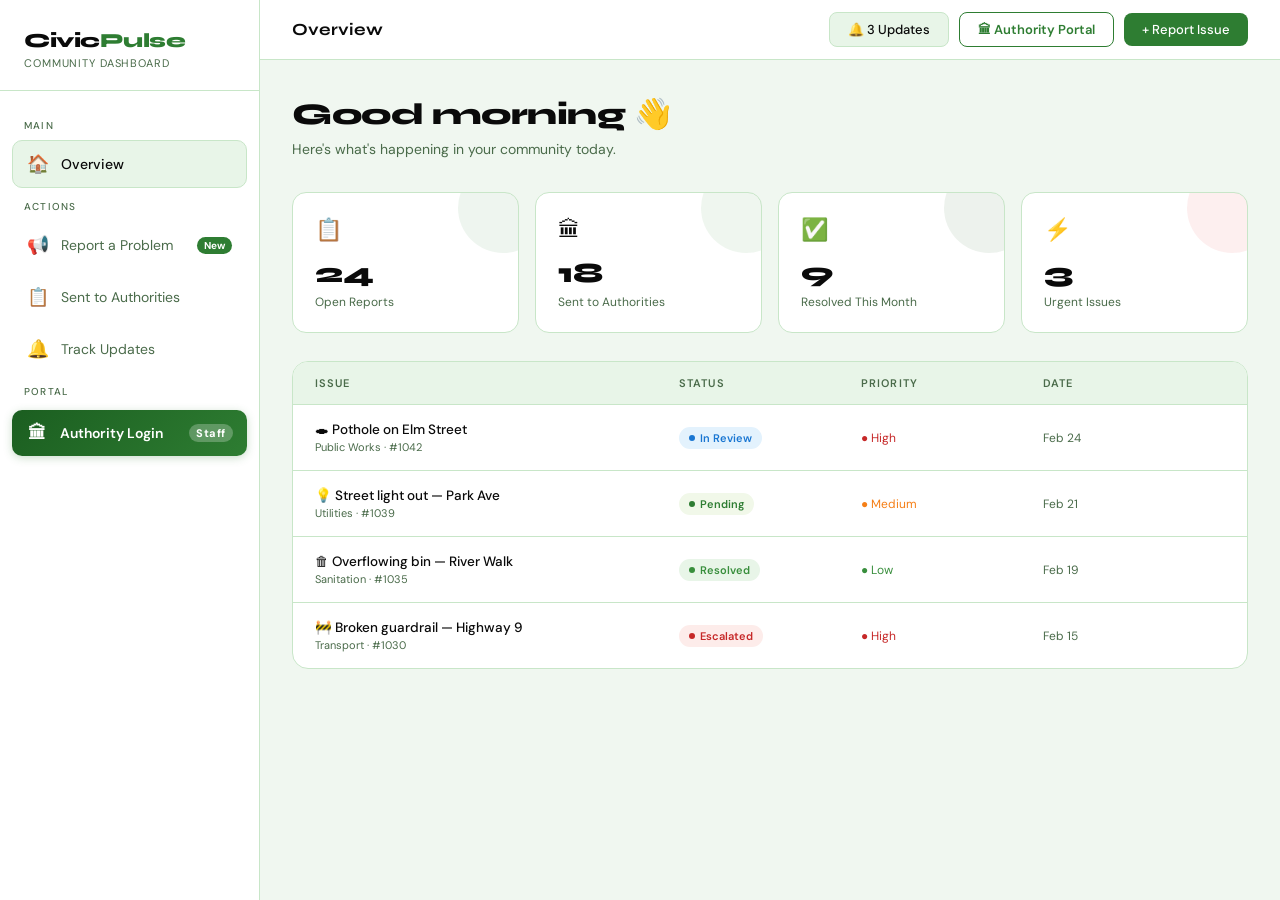
<file: frontend/index.html>
<!DOCTYPE html>
<html lang="en">
<head>
<meta charset="UTF-8">
<meta name="viewport" content="width=device-width, initial-scale=1.0">
<title>CivicPulse — Community Dashboard</title>
<link href="https://fonts.googleapis.com/css2?family=Syne:wght@400;600;700;800&family=DM+Sans:ital,wght@0,300;0,400;0,500;1,400&display=swap" rel="stylesheet">
<style>
  :root {
    --bg:        #f0f7f0;
    --surface:   #ffffff;
    --surface2:  #e8f5e8;
    --border:    #c8e6c8;
    --accent:    #2e7d32;
    --accent2:   #388e3c;
    --accent3:   #1b5e20;
    --text:      #0a0a0a;
    --muted:     #4a6b4a;
    --sidebar-w: 260px;
  }

  * { margin:0; padding:0; box-sizing:border-box; }

  body {
    font-family: 'DM Sans', sans-serif;
    background: var(--bg);
    color: var(--text);
    display: flex;
    min-height: 100vh;
    overflow-x: hidden;
  }

  /* ─── SIDEBAR ─────────────────────────────────────────────── */
  .sidebar {
    width: var(--sidebar-w);
    background: var(--surface);
    border-right: 1px solid var(--border);
    display: flex;
    flex-direction: column;
    position: fixed;
    top:0; left:0; bottom:0;
    z-index: 100;
  }

  .logo {
    padding: 28px 24px 20px;
    border-bottom: 1px solid var(--border);
  }
  .logo-mark {
    font-family: 'Syne', sans-serif;
    font-weight: 800; font-size: 20px;
    letter-spacing: -0.5px; color: var(--text);
  }
  .logo-mark span { color: var(--accent); }
  .logo-sub {
    font-size: 11px; color: var(--muted);
    margin-top: 3px; letter-spacing: 0.08em;
    text-transform: uppercase;
  }

  nav {
    flex: 1;
    padding: 20px 12px;
    display: flex; flex-direction: column; gap: 4px;
    overflow-y: auto;
  }

  .nav-label {
    font-size: 10px; letter-spacing: 0.12em;
    text-transform: uppercase; color: var(--muted);
    padding: 8px 12px 4px; font-weight: 500;
  }

  .nav-item {
    display: flex; align-items: center; gap: 12px;
    padding: 11px 14px; border-radius: 10px;
    cursor: pointer; color: var(--muted);
    font-size: 14px; font-weight: 400;
    transition: all 0.18s ease;
    border: 1px solid transparent;
    text-decoration: none;
  }
  .nav-item:hover { background: var(--surface2); color: var(--text); }
  .nav-item.active {
    background: var(--surface2); color: var(--text);
    border-color: var(--border); font-weight: 500;
  }
  .nav-icon { font-size: 18px; width: 22px; text-align: center; flex-shrink: 0; }
  .nav-badge {
    margin-left: auto;
    background: var(--accent); color: #fff;
    font-size: 10px; font-weight: 700;
    padding: 2px 7px; border-radius: 20px;
  }

  /* ── Authority Login nav button ── */
  .nav-item.authority-btn {
    background: linear-gradient(135deg, #1b5e20, #2e7d32);
    color: #fff !important;
    border: none;
    margin-top: 4px;
    font-weight: 600;
    box-shadow: 0 2px 8px rgba(46,125,50,0.25);
    position: relative;
    overflow: hidden;
  }
  .nav-item.authority-btn::before {
    content: '';
    position: absolute;
    inset: 0;
    background: linear-gradient(135deg, #2e7d32, #388e3c);
    opacity: 0;
    transition: opacity 0.2s;
  }
  .nav-item.authority-btn:hover::before { opacity: 1; }
  .nav-item.authority-btn > * { position: relative; z-index: 1; }
  .nav-item.authority-btn .nav-badge {
    background: rgba(255,255,255,0.25);
    color: #fff;
    font-size: 11px;
    letter-spacing: 0.05em;
  }



  /* ─── MAIN ─────────────────────────────────────────────────── */
  .main { margin-left: var(--sidebar-w); flex: 1; display: flex; flex-direction: column; }

  .topbar {
    background: var(--surface);
    border-bottom: 1px solid var(--border);
    padding: 0 32px; height: 60px;
    display: flex; align-items: center; justify-content: space-between;
    position: sticky; top: 0; z-index: 50;
  }
  .page-title { font-family: 'Syne', sans-serif; font-weight: 700; font-size: 17px; }
  .topbar-actions { display: flex; align-items: center; gap: 10px; }

  .btn {
    padding: 8px 18px; border-radius: 8px;
    font-size: 13px; font-weight: 500;
    cursor: pointer; border: none;
    font-family: 'DM Sans', sans-serif;
    transition: all 0.15s;
  }
  .btn-primary { background: var(--accent); color: #fff; }
  .btn-primary:hover { background: var(--accent3); }
  .btn-ghost {
    background: var(--surface2); color: var(--text);
    border: 1px solid var(--border);
  }
  .btn-ghost:hover { background: #d0e8d0; }

  /* Authority topbar button */
  .btn-authority {
    background: #fff;
    color: var(--accent);
    border: 1.5px solid var(--accent);
    display: flex; align-items: center; gap: 6px;
    font-weight: 600;
  }
  .btn-authority:hover { background: var(--surface2); }

  /* ─── PAGES ─────────────────────────────────────────────────── */
  .page { display: none; padding: 36px 32px; animation: fadeIn 0.22s ease; }
  .page.active { display: block; }
  @keyframes fadeIn {
    from { opacity:0; transform:translateY(8px); }
    to   { opacity:1; transform:translateY(0); }
  }

  .page-header   { margin-bottom: 32px; }
  .page-headline {
    font-family: 'Syne', sans-serif;
    font-size: 30px; font-weight: 800;
    letter-spacing: -0.5px; color: var(--text); margin-bottom: 6px;
  }
  .page-desc { color: var(--muted); font-size: 14px; line-height: 1.6; }

  /* ─── STAT CARDS ────────────────────────────────────────────── */
  .stat-row {
    display: grid;
    grid-template-columns: repeat(auto-fit, minmax(180px,1fr));
    gap: 16px; margin-bottom: 28px;
  }
  .stat-card {
    background: var(--surface);
    border: 1px solid var(--border);
    border-radius: 14px; padding: 22px;
    position: relative; overflow: hidden;
    transition: border-color 0.2s, transform 0.2s;
  }
  .stat-card:hover { border-color: var(--accent); transform: translateY(-2px); }
  .stat-card::before {
    content: ''; position: absolute;
    top: -30px; right: -30px;
    width: 90px; height: 90px;
    border-radius: 50%; opacity: 0.08;
  }
  .stat-card.yellow::before { background: var(--accent); }
  .stat-card.blue::before   { background: var(--accent2); }
  .stat-card.green::before  { background: var(--accent3); }
  .stat-card.red::before    { background: #e53935; }
  .stat-icon  { font-size: 22px; margin-bottom: 12px; }
  .stat-val   { font-family: 'Syne', sans-serif; font-size: 28px; font-weight: 800; margin-bottom: 4px; }
  .stat-label { font-size: 12px; color: var(--muted); }

  /* ─── TABLE ─────────────────────────────────────────────────── */
  .table-card { background: var(--surface); border: 1px solid var(--border); border-radius: 16px; overflow: hidden; }
  .table-header {
    display: grid; grid-template-columns: 2fr 1fr 1fr 1fr;
    padding: 14px 22px; background: var(--surface2);
    font-size: 11px; font-weight: 600;
    text-transform: uppercase; letter-spacing: 0.1em;
    color: var(--muted); border-bottom: 1px solid var(--border);
  }
  .table-row {
    display: grid; grid-template-columns: 2fr 1fr 1fr 1fr;
    padding: 16px 22px; border-bottom: 1px solid var(--border);
    font-size: 13.5px; align-items: center;
    transition: background 0.12s; cursor: pointer;
  }
  .table-row:last-child { border-bottom: none; }
  .table-row:hover { background: var(--surface2); }
  .issue-title { font-weight: 500; color: var(--text); }
  .issue-sub   { font-size: 11px; color: var(--muted); margin-top: 2px; }

  .badge {
    display: inline-flex; align-items: center; gap: 5px;
    padding: 4px 10px; border-radius: 20px;
    font-size: 11px; font-weight: 600;
  }
  .badge::before { content: ''; width: 6px; height: 6px; border-radius: 50%; }
  .badge.pending   { background: #f1f8e9; color: #2e7d32; }
  .badge.pending::before   { background: #2e7d32; }
  .badge.review    { background: #e3f2fd; color: #1976d2; }
  .badge.review::before    { background: #1976d2; }
  .badge.resolved  { background: #e8f5e8; color: #388e3c; }
  .badge.resolved::before  { background: #388e3c; }
  .badge.escalated { background: #fdecea; color: #c62828; }
  .badge.escalated::before { background: #c62828; }

  .priority     { font-size: 12px; }
  .priority.high   { color: #c62828; }
  .priority.medium { color: #f57f17; }
  .priority.low    { color: #388e3c; }

  /* ─── FORM ──────────────────────────────────────────────────── */
  .form-card {
    background: var(--surface);
    border: 1px solid var(--border);
    border-radius: 16px; padding: 30px; max-width: 640px;
  }
  .form-group { margin-bottom: 20px; }
  label {
    display: block; font-size: 13px; font-weight: 500;
    color: var(--muted); margin-bottom: 7px; letter-spacing: 0.03em;
  }
  input, textarea, select {
    width: 100%; background: var(--bg);
    border: 1px solid var(--border); border-radius: 9px;
    padding: 11px 14px; color: var(--text);
    font-family: 'DM Sans', sans-serif; font-size: 14px;
    outline: none; transition: border-color 0.15s;
  }
  input:focus, textarea:focus, select:focus { border-color: var(--accent); }
  select option { background: var(--surface); }
  textarea { resize: vertical; min-height: 100px; }

  .category-grid { display: grid; grid-template-columns: repeat(3,1fr); gap: 10px; }
  .cat-btn {
    background: var(--bg); border: 1px solid var(--border);
    border-radius: 9px; padding: 12px 8px; text-align: center;
    cursor: pointer; color: var(--muted); font-size: 13px;
    transition: all 0.15s; font-family: 'DM Sans', sans-serif;
    -webkit-appearance: none; appearance: none;
  }
  .cat-btn:hover, .cat-btn.selected {
    border-color: var(--accent); border-width: 2px;
    color: var(--accent3) !important;
    background: #c8e6c9 !important;
    box-shadow: 0 0 0 3px rgba(46,125,50,0.12);
  }
  .cat-emoji { font-size: 20px; display: block; margin-bottom: 4px; }

  /* ─── UPDATES ───────────────────────────────────────────────── */
  .updates-grid { display: grid; grid-template-columns: 1fr 1fr; gap: 20px; }
  .update-card {
    background: var(--surface); border: 1px solid var(--border);
    border-radius: 14px; padding: 22px; transition: border-color 0.2s;
  }
  .update-card:hover { border-color: var(--accent); }
  .update-card-header { display: flex; align-items: center; gap: 12px; margin-bottom: 14px; }
  .update-icon {
    width: 40px; height: 40px; border-radius: 10px;
    display: flex; align-items: center; justify-content: center;
    font-size: 18px; flex-shrink: 0;
  }
  .icon-yellow { background: #f1f8e9; }
  .icon-blue   { background: #e3f2fd; }
  .icon-green  { background: #e8f5e8; }
  .update-name { font-weight: 600; font-size: 14px; color: var(--text); }
  .update-date { font-size: 11px; color: var(--muted); }
  .progress-bar { background: var(--border); border-radius: 4px; height: 6px; overflow: hidden; margin: 12px 0 6px; }
  .progress-fill { height: 100%; border-radius: 4px; transition: width 0.5s ease; }
  .fill-yellow { background: var(--accent); }
  .fill-blue   { background: var(--accent2); }
  .fill-green  { background: var(--accent3); }
  .progress-label { display: flex; justify-content: space-between; font-size: 11px; color: var(--muted); }
  .timeline { margin-top: 16px; display: flex; flex-direction: column; gap: 12px; }
  .tl-item  { display: flex; gap: 10px; font-size: 12.5px; }
  .tl-dot   { width: 8px; height: 8px; border-radius: 50%; flex-shrink: 0; margin-top: 4px; }
  .tl-dot.done   { background: var(--accent3); }
  .tl-dot.active { background: var(--accent); }
  .tl-dot.idle   { background: var(--border); }
  .tl-text       { color: var(--muted); line-height: 1.4; }
  .tl-text strong { color: var(--text); }

  /* ─── AUTHORITY MODAL ───────────────────────────────────────── */
  .modal-overlay {
    position: fixed; inset: 0;
    background: rgba(0,0,0,0.35);
    backdrop-filter: blur(4px);
    z-index: 200;
    display: none; align-items: center; justify-content: center;
    animation: fadeIn 0.2s ease;
  }
  .modal-overlay.open { display: flex; }

  .modal {
    background: var(--surface);
    border: 1px solid var(--border);
    border-radius: 20px;
    padding: 40px 36px;
    width: 100%; max-width: 400px;
    box-shadow: 0 20px 60px rgba(0,0,0,0.15);
    position: relative;
    animation: slideUp 0.25s ease;
  }
  @keyframes slideUp {
    from { opacity:0; transform:translateY(20px); }
    to   { opacity:1; transform:translateY(0); }
  }

  .modal-close {
    position: absolute; top: 16px; right: 16px;
    width: 32px; height: 32px; border-radius: 50%;
    background: var(--surface2); border: 1px solid var(--border);
    cursor: pointer; display: flex; align-items: center; justify-content: center;
    font-size: 16px; color: var(--muted); transition: all 0.15s;
  }
  .modal-close:hover { background: var(--border); color: var(--text); }

  .modal-logo { font-family: 'Syne', sans-serif; font-weight: 800; font-size: 18px; color: var(--text); margin-bottom: 4px; }
  .modal-logo span { color: var(--accent); }
  .modal-sub  { font-size: 11px; color: var(--muted); letter-spacing: 0.08em; text-transform: uppercase; margin-bottom: 24px; }
  .modal h2   { font-family: 'Syne', sans-serif; font-size: 22px; font-weight: 800; margin-bottom: 6px; }
  .modal p    { font-size: 13px; color: var(--muted); margin-bottom: 24px; line-height: 1.5; }

  .modal label { color: var(--muted); font-size: 12px; margin-bottom: 6px; }
  .modal input {
    background: var(--bg); border: 1px solid var(--border);
    border-radius: 9px; padding: 11px 14px; font-size: 14px;
    margin-bottom: 14px; width: 100%;
  }
  .modal input:focus { border-color: var(--accent); }

  .modal-btn {
    width: 100%; background: var(--accent); color: #fff;
    border: none; border-radius: 10px; padding: 13px;
    font-size: 14px; font-weight: 600; cursor: pointer;
    font-family: 'DM Sans', sans-serif; transition: background 0.15s;
    margin-top: 2px;
  }
  .modal-btn:hover { background: var(--accent3); }
  .modal-btn:disabled { background: var(--muted); cursor: not-allowed; }

  .modal-error {
    display: none; background: #fdecea;
    border: 1px solid #e57373; color: #c62828;
    padding: 10px 14px; border-radius: 9px;
    font-size: 13px; margin-bottom: 14px;
  }

  .modal-creds {
    background: var(--surface2); border: 1px solid var(--border);
    border-radius: 9px; padding: 12px 14px; margin-top: 18px;
    font-size: 12px; color: var(--accent3); line-height: 2;
  }
  .modal-creds strong { display: block; margin-bottom: 2px; color: var(--text); }

  .modal-divider {
    display: flex; align-items: center; gap: 10px;
    margin: 18px 0 14px; font-size: 11px; color: var(--muted);
  }
  .modal-divider::before, .modal-divider::after {
    content: ''; flex: 1; height: 1px; background: var(--border);
  }

  /* ─── RESPONSIVE ────────────────────────────────────────────── */
  @media (max-width: 768px) {
    .sidebar { transform: translateX(-100%); }
    .main { margin-left: 0; }
    .updates-grid { grid-template-columns: 1fr; }
    .category-grid { grid-template-columns: repeat(2,1fr); }
    .table-header, .table-row { grid-template-columns: 2fr 1fr; }
    .table-header > *:nth-child(n+3),
    .table-row > *:nth-child(n+3) { display: none; }
  }
</style>
</head>
<body>

<!-- ═══ SIDEBAR ════════════════════════════════════════════════ -->
<aside class="sidebar">
  <div class="logo">
    <div class="logo-mark">Civic<span>Pulse</span></div>
    <div class="logo-sub">Community Dashboard</div>
  </div>

  <nav>
    <div class="nav-label">Main</div>
    <a class="nav-item active" onclick="showPage('overview', this)">
      <span class="nav-icon">🏠</span> Overview
    </a>

    <div class="nav-label">Actions</div>
    <a class="nav-item" onclick="showPage('report', this)">
      <span class="nav-icon">📢</span> Report a Problem
      <span class="nav-badge">New</span>
    </a>
    <a class="nav-item" onclick="showPage('authorities', this)">
      <span class="nav-icon">📋</span> Sent to Authorities
    </a>
    <a class="nav-item" onclick="showPage('updates', this)">
      <span class="nav-icon">🔔</span> Track Updates
    </a>

    <div class="nav-label">Portal</div>
    <a class="nav-item authority-btn" onclick="openAuthorityModal()">
      <span class="nav-icon">🏛</span> Authority Login
      <span class="nav-badge">Staff</span>
    </a>
  </nav>


</aside>

<!-- ═══ MAIN CONTENT ═══════════════════════════════════════════ -->
<main class="main">
  <div class="topbar">
    <div class="page-title" id="topbar-title">Overview</div>
    <div class="topbar-actions">
      <button class="btn btn-ghost" onclick="showPage('updates', document.querySelector('[onclick*=updates]'))">🔔 3 Updates</button>
      <button class="btn btn-authority" onclick="openAuthorityModal()">
        🏛 Authority Portal
      </button>
      <button class="btn btn-primary" onclick="showPage('report', document.querySelector('[onclick*=report]'))">+ Report Issue</button>
    </div>
  </div>

  <!-- ── OVERVIEW ─────────────────────────────────────────────── -->
  <div class="page active" id="page-overview">
    <div class="page-header">
      <div class="page-headline">Good morning 👋</div>
      <div class="page-desc">Here's what's happening in your community today.</div>
    </div>

    <div class="stat-row">
      <div class="stat-card yellow">
        <div class="stat-icon">📋</div>
        <div class="stat-val" id="open-count">24</div>
        <div class="stat-label">Open Reports</div>
      </div>
      <div class="stat-card blue">
        <div class="stat-icon">🏛</div>
        <div class="stat-val">18</div>
        <div class="stat-label">Sent to Authorities</div>
      </div>
      <div class="stat-card green">
        <div class="stat-icon">✅</div>
        <div class="stat-val">9</div>
        <div class="stat-label">Resolved This Month</div>
      </div>
      <div class="stat-card red">
        <div class="stat-icon">⚡</div>
        <div class="stat-val">3</div>
        <div class="stat-label">Urgent Issues</div>
      </div>
    </div>

    <div class="table-card" id="overview-table">
      <div class="table-header">
        <div>Issue</div><div>Status</div><div>Priority</div><div>Date</div>
      </div>
      <div class="table-row">
        <div>
          <div class="issue-title">🕳 Pothole on Elm Street</div>
          <div class="issue-sub">Public Works · #1042</div>
        </div>
        <div><span class="badge review">In Review</span></div>
        <div><span class="priority high">● High</span></div>
        <div style="font-size:12px;color:var(--muted)">Feb 24</div>
      </div>
      <div class="table-row">
        <div>
          <div class="issue-title">💡 Street light out — Park Ave</div>
          <div class="issue-sub">Utilities · #1039</div>
        </div>
        <div><span class="badge pending">Pending</span></div>
        <div><span class="priority medium">● Medium</span></div>
        <div style="font-size:12px;color:var(--muted)">Feb 21</div>
      </div>
      <div class="table-row">
        <div>
          <div class="issue-title">🗑 Overflowing bin — River Walk</div>
          <div class="issue-sub">Sanitation · #1035</div>
        </div>
        <div><span class="badge resolved">Resolved</span></div>
        <div><span class="priority low">● Low</span></div>
        <div style="font-size:12px;color:var(--muted)">Feb 19</div>
      </div>
      <div class="table-row">
        <div>
          <div class="issue-title">🚧 Broken guardrail — Highway 9</div>
          <div class="issue-sub">Transport · #1030</div>
        </div>
        <div><span class="badge escalated">Escalated</span></div>
        <div><span class="priority high">● High</span></div>
        <div style="font-size:12px;color:var(--muted)">Feb 15</div>
      </div>
    </div>
  </div>

  <!-- ── REPORT A PROBLEM ──────────────────────────────────────── -->
  <div class="page" id="page-report">
    <div class="page-header">
      <div class="page-headline">📢 Report a Problem</div>
      <div class="page-desc">Submit a local issue and it will be automatically routed to the right authority.</div>
    </div>
    <div class="form-card">
      <div style="display:grid;grid-template-columns:1fr 1fr;gap:16px;margin-bottom:20px;">
        <div class="form-group" style="margin-bottom:0">
          <label>Your Name <span style="color:#c62828">*</span></label>
          <input type="text" id="reporter-name" placeholder="Full name…">
        </div>
        <div class="form-group" style="margin-bottom:0">
          <label>Email / Phone <span style="color:#c62828">*</span></label>
          <input type="text" id="reporter-contact" placeholder="For status updates…">
        </div>
      </div>

      <div class="form-group">
        <label>Category</label>
        <div class="category-grid">
          <button class="cat-btn selected" onclick="selectCat(this)" data-cat="🕳" data-label="Roads"><span class="cat-emoji">🕳</span>Roads</button>
          <button class="cat-btn" onclick="selectCat(this)" data-cat="💡" data-label="Lighting"><span class="cat-emoji">💡</span>Lighting</button>
          <button class="cat-btn" onclick="selectCat(this)" data-cat="🌳" data-label="Parks"><span class="cat-emoji">🌳</span>Parks</button>
          <button class="cat-btn" onclick="selectCat(this)" data-cat="🗑" data-label="Sanitation"><span class="cat-emoji">🗑</span>Sanitation</button>
          <button class="cat-btn" onclick="selectCat(this)" data-cat="🚰" data-label="Water"><span class="cat-emoji">🚰</span>Water</button>
          <button class="cat-btn" onclick="selectCat(this)" data-cat="⚠️" data-label="Safety"><span class="cat-emoji">⚠️</span>Safety</button>
        </div>
      </div>

      <div class="form-group">
        <label>Title <span style="color:#c62828">*</span></label>
        <input type="text" id="report-title" placeholder="Brief description of the problem…">
      </div>
      <div class="form-group">
        <label>Location <span style="color:#c62828">*</span></label>
        <input type="text" id="report-location" placeholder="Street address or landmark…">
      </div>
      <div class="form-group">
        <label>Details</label>
        <textarea id="report-details" placeholder="Describe the issue in more detail. When did it start? Any safety risks?"></textarea>
      </div>
      <div class="form-group">
        <label>Priority</label>
        <select id="report-priority">
          <option value="Low">Low — General maintenance</option>
          <option value="Medium" selected>Medium — Needs attention soon</option>
          <option value="High">High — Safety risk</option>
          <option value="Urgent">Urgent — Immediate danger</option>
        </select>
      </div>

      <div id="report-error" style="display:none;background:#fdecea;border:1px solid #c62828;color:#c62828;padding:10px 14px;border-radius:9px;font-size:13px;margin-bottom:14px;">
        ⚠️ Please fill in all required fields (Name, Contact, Title, Location).
      </div>
      <button class="btn btn-primary" id="submit-btn" style="width:100%;padding:13px;font-size:14px;" onclick="submitReport()">
        Submit Report →
      </button>
    </div>
  </div>

  <!-- ── SENT TO AUTHORITIES ───────────────────────────────────── -->
  <div class="page" id="page-authorities">
    <div class="page-header">
      <div class="page-headline">🏛 Sent to Authorities</div>
      <div class="page-desc">Reports have been automatically dispatched to the relevant government departments.</div>
    </div>
    <div class="stat-row">
      <div class="stat-card blue"><div class="stat-icon">🏛</div><div class="stat-val">18</div><div class="stat-label">Total Dispatched</div></div>
      <div class="stat-card yellow"><div class="stat-icon">⏱</div><div class="stat-val">2.4d</div><div class="stat-label">Avg. Response Time</div></div>
      <div class="stat-card green"><div class="stat-icon">📬</div><div class="stat-val">12</div><div class="stat-label">Acknowledged</div></div>
    </div>
    <div class="table-card">
      <div class="table-header"><div>Issue</div><div>Dept. Notified</div><div>Priority</div><div>Dispatched</div></div>
      <div class="table-row">
        <div><div class="issue-title">🕳 Pothole on Elm Street</div><div class="issue-sub">#1042 · Acknowledged</div></div>
        <div style="font-size:13px;color:var(--text)">Public Works</div>
        <div><span class="priority high">● High</span></div>
        <div style="font-size:12px;color:var(--muted)">Feb 24</div>
      </div>
      <div class="table-row">
        <div><div class="issue-title">🚧 Broken guardrail — Hwy 9</div><div class="issue-sub">#1030 · Escalated</div></div>
        <div style="font-size:13px;color:var(--text)">Transport Dept.</div>
        <div><span class="priority high">● High</span></div>
        <div style="font-size:12px;color:var(--muted)">Feb 15</div>
      </div>
      <div class="table-row">
        <div><div class="issue-title">💡 Street light — Park Ave</div><div class="issue-sub">#1039 · Pending Response</div></div>
        <div style="font-size:13px;color:var(--text)">Utilities Board</div>
        <div><span class="priority medium">● Medium</span></div>
        <div style="font-size:12px;color:var(--muted)">Feb 21</div>
      </div>
      <div class="table-row">
        <div><div class="issue-title">🌳 Fallen tree — Cedar Lane</div><div class="issue-sub">#1028 · Work Scheduled</div></div>
        <div style="font-size:13px;color:var(--text)">Parks & Rec.</div>
        <div><span class="priority medium">● Medium</span></div>
        <div style="font-size:12px;color:var(--muted)">Feb 12</div>
      </div>
    </div>
  </div>

  <!-- ── TRACK UPDATES ─────────────────────────────────────────── -->
  <div class="page" id="page-updates">
    <div class="page-header">
      <div class="page-headline">🔔 Track Updates</div>
      <div class="page-desc">Transparent, real-time progress on every issue you've reported.</div>
    </div>
    <div class="updates-grid" id="updates-grid">
      <div class="update-card">
        <div class="update-card-header">
          <div class="update-icon icon-yellow">🕳</div>
          <div><div class="update-name">Pothole on Elm Street</div><div class="update-date">Reported Feb 24 · #1042</div></div>
        </div>
        <div class="progress-bar"><div class="progress-fill fill-yellow" style="width:55%"></div></div>
        <div class="progress-label"><span>In Review</span><span>55%</span></div>
        <div class="timeline">
          <div class="tl-item"><div class="tl-dot done"></div><div class="tl-text"><strong>Submitted</strong> — Feb 24, 9:12 AM</div></div>
          <div class="tl-item"><div class="tl-dot done"></div><div class="tl-text"><strong>Sent to Public Works</strong> — Feb 24, 9:13 AM</div></div>
          <div class="tl-item"><div class="tl-dot active"></div><div class="tl-text"><strong>Under Review</strong> — Dept. acknowledged Feb 25</div></div>
          <div class="tl-item"><div class="tl-dot idle"></div><div class="tl-text">Repair Scheduled</div></div>
          <div class="tl-item"><div class="tl-dot idle"></div><div class="tl-text">Resolved</div></div>
        </div>
      </div>
      <div class="update-card">
        <div class="update-card-header">
          <div class="update-icon icon-blue">💡</div>
          <div><div class="update-name">Street Light — Park Ave</div><div class="update-date">Reported Feb 21 · #1039</div></div>
        </div>
        <div class="progress-bar"><div class="progress-fill fill-blue" style="width:25%"></div></div>
        <div class="progress-label"><span>Pending</span><span>25%</span></div>
        <div class="timeline">
          <div class="tl-item"><div class="tl-dot done"></div><div class="tl-text"><strong>Submitted</strong> — Feb 21, 3:48 PM</div></div>
          <div class="tl-item"><div class="tl-dot active"></div><div class="tl-text"><strong>Sent to Utilities Board</strong> — Awaiting response</div></div>
          <div class="tl-item"><div class="tl-dot idle"></div><div class="tl-text">Under Review</div></div>
          <div class="tl-item"><div class="tl-dot idle"></div><div class="tl-text">Repair Scheduled</div></div>
          <div class="tl-item"><div class="tl-dot idle"></div><div class="tl-text">Resolved</div></div>
        </div>
      </div>
      <div class="update-card">
        <div class="update-card-header">
          <div class="update-icon icon-green">🗑</div>
          <div><div class="update-name">Overflowing Bin — River Walk</div><div class="update-date">Reported Feb 19 · #1035</div></div>
        </div>
        <div class="progress-bar"><div class="progress-fill fill-green" style="width:100%"></div></div>
        <div class="progress-label"><span>Resolved ✓</span><span>100%</span></div>
        <div class="timeline">
          <div class="tl-item"><div class="tl-dot done"></div><div class="tl-text"><strong>Submitted</strong> — Feb 19</div></div>
          <div class="tl-item"><div class="tl-dot done"></div><div class="tl-text"><strong>Sent to Sanitation</strong> — Feb 19</div></div>
          <div class="tl-item"><div class="tl-dot done"></div><div class="tl-text"><strong>Crew Dispatched</strong> — Feb 20</div></div>
          <div class="tl-item"><div class="tl-dot done"></div><div class="tl-text"><strong>Resolved</strong> — Feb 20, 11:30 AM</div></div>
        </div>
      </div>
      <div class="update-card" style="border-color:#fdecea;">
        <div class="update-card-header">
          <div class="update-icon" style="background:#fdecea;">🚧</div>
          <div><div class="update-name">Broken Guardrail — Hwy 9</div><div class="update-date">Reported Feb 15 · #1030</div></div>
        </div>
        <div class="progress-bar"><div class="progress-fill" style="width:70%;background:#c62828;"></div></div>
        <div class="progress-label"><span style="color:#c62828;">Escalated ⚡</span><span>70%</span></div>
        <div class="timeline">
          <div class="tl-item"><div class="tl-dot done"></div><div class="tl-text"><strong>Submitted</strong> — Feb 15</div></div>
          <div class="tl-item"><div class="tl-dot done"></div><div class="tl-text"><strong>Escalated to Transport Dept.</strong></div></div>
          <div class="tl-item"><div class="tl-dot done"></div><div class="tl-text"><strong>Emergency Assessment</strong> — Feb 16</div></div>
          <div class="tl-item"><div class="tl-dot active"></div><div class="tl-text"><strong>Repair in Progress</strong> — Est. Feb 28</div></div>
          <div class="tl-item"><div class="tl-dot idle"></div><div class="tl-text">Resolved</div></div>
        </div>
      </div>
    </div>
  </div>
</main>

<!-- ═══ AUTHORITY LOGIN MODAL ══════════════════════════════════ -->
<div class="modal-overlay" id="authority-modal" onclick="handleOverlayClick(event)">
  <div class="modal">
    <button class="modal-close" onclick="closeAuthorityModal()">✕</button>

    <div class="modal-logo">Civic<span>Pulse</span></div>
    <div class="modal-sub">Authority Portal</div>

    <h2>🏛 Staff Sign In</h2>
    <p>Access your department's complaint dashboard to view and update assigned reports.</p>

    <div class="modal-error" id="modal-error"></div>

    <label>Username</label>
    <input type="text" id="auth-username" placeholder="e.g. publicworks" autocomplete="username"
           onkeydown="if(event.key==='Enter') doLogin()">
    <label>Password</label>
    <input type="password" id="auth-password" placeholder="••••••••" autocomplete="current-password"
           onkeydown="if(event.key==='Enter') doLogin()">

    <button class="modal-btn" id="modal-btn" onclick="doLogin()">Sign In to Authority Portal →</button>

    <div class="modal-divider">demo credentials</div>
    <div class="modal-creds">
      <strong>Available accounts</strong>
      admin / admin123 &nbsp;·&nbsp; publicworks / pw123<br>
      utilities / ut123 &nbsp;·&nbsp; parks / pk123<br>
      sanitation / sn123 &nbsp;·&nbsp; water / wa123 &nbsp;·&nbsp; emergency / em123
    </div>
  </div>
</div>

<!-- ═══ SCRIPTS ══════════════════════════════════════════════════ -->
<script>
const titles = {
  overview:    'Overview',
  report:      'Report a Problem',
  authorities: 'Sent to Authorities',
  updates:     'Track Updates'
};

let openCount  = 24;
let reportCounter = 1043;
let selectedCat   = { emoji: '🕳', label: 'Roads' };

/* ── Navigation ─────────────────────────────── */
function showPage(id, navEl) {
  document.querySelectorAll('.page').forEach(p => p.classList.remove('active'));
  document.querySelectorAll('.nav-item').forEach(n => n.classList.remove('active'));
  document.getElementById('page-' + id).classList.add('active');
  if (navEl) navEl.classList.add('active');
  document.getElementById('topbar-title').textContent = titles[id];
}

/* ── Category selection ──────────────────────── */
function selectCat(btn) {
  document.querySelectorAll('.cat-btn').forEach(b => b.classList.remove('selected'));
  btn.classList.add('selected');
  selectedCat = { emoji: btn.dataset.cat, label: btn.dataset.label };
}

/* ── Authority Modal ─────────────────────────── */
function openAuthorityModal() {
  document.getElementById('authority-modal').classList.add('open');
  setTimeout(() => document.getElementById('auth-username').focus(), 100);
}

function closeAuthorityModal() {
  document.getElementById('authority-modal').classList.remove('open');
  document.getElementById('modal-error').style.display  = 'none';
  document.getElementById('auth-username').value = '';
  document.getElementById('auth-password').value = '';
  const btn = document.getElementById('modal-btn');
  btn.textContent = 'Sign In to Authority Portal →';
  btn.disabled = false;
}

function handleOverlayClick(e) {
  if (e.target === document.getElementById('authority-modal')) closeAuthorityModal();
}

async function doLogin() {
  const username = document.getElementById('auth-username').value.trim();
  const password = document.getElementById('auth-password').value.trim();
  const errBox   = document.getElementById('modal-error');
  const btn      = document.getElementById('modal-btn');

  errBox.style.display = 'none';

  if (!username || !password) {
    errBox.textContent = '⚠️ Please enter your username and password.';
    errBox.style.display = 'block';
    return;
  }

  btn.textContent = 'Signing in…';
  btn.disabled    = true;

  try {
    const res  = await fetch('/api/auth/login', {
      method:      'POST',
      credentials: 'include',
      headers:     { 'Content-Type': 'application/json' },
      body:        JSON.stringify({ username, password })
    });
    const data = await res.json();

    if (data.success) {
      btn.textContent = '✅ Welcome! Redirecting…';
      btn.style.background = '#388e3c';
      setTimeout(() => { window.location.href = '/authority/dashboard'; }, 900);
    } else {
      errBox.textContent = '⚠️ ' + (data.error || 'Invalid credentials.');
      errBox.style.display = 'block';
      btn.textContent  = 'Sign In to Authority Portal →';
      btn.disabled     = false;
      btn.style.background = '';
    }
  } catch (err) {
    errBox.textContent = '⚠️ Could not reach the server. Make sure Flask is running.';
    errBox.style.display = 'block';
    btn.textContent  = 'Sign In to Authority Portal →';
    btn.disabled     = false;
  }
}

/* Close modal on Escape key */
document.addEventListener('keydown', e => {
  if (e.key === 'Escape') closeAuthorityModal();
});

/* ── Report submission ───────────────────────── */
async function submitReport() {
  const name     = document.getElementById('reporter-name').value.trim();
  const contact  = document.getElementById('reporter-contact').value.trim();
  const title    = document.getElementById('report-title').value.trim();
  const location = document.getElementById('report-location').value.trim();
  const details  = document.getElementById('report-details').value.trim();
  const priority = document.getElementById('report-priority').value;
  const errBox   = document.getElementById('report-error');
  const btn      = document.getElementById('submit-btn');

  if (!name || !contact || !title || !location) {
    errBox.style.display = 'block'; return;
  }
  errBox.style.display = 'none';
  btn.textContent = 'Submitting…'; btn.disabled = true;

  try {
    const res = await fetch('/api/report', {
      method:  'POST',
      headers: { 'Content-Type': 'application/json' },
      body: JSON.stringify({
        full_name: name, contact, category: selectedCat.label,
        category_emoji: selectedCat.emoji, title, location,
        description: details || null, priority
      })
    });
    const result = await res.json();

    if (!res.ok) {
      const msgs = result.errors ? result.errors.join(' ') : 'Submission failed.';
      errBox.textContent = '⚠️ ' + msgs;
      errBox.style.display = 'block';
      btn.textContent = 'Submit Report →'; btn.disabled = false;
      return;
    }

    const c       = result.data;
    const now     = new Date(c.submitted_at);
    const dateStr = now.toLocaleDateString('en-US', { month:'short', day:'numeric' });
    const timeStr = now.toLocaleTimeString('en-US', { hour:'numeric', minute:'2-digit' });
    const pClass  = ['High','Urgent'].includes(c.priority) ? 'high' : c.priority === 'Medium' ? 'medium' : 'low';
    const fullTitle = `${c.category_emoji} ${c.title} — ${c.location}`;

    openCount++;
    document.getElementById('open-count').textContent = openCount;

    const overviewTable = document.getElementById('overview-table');
    const newRow = document.createElement('div');
    newRow.className = 'table-row';
    newRow.innerHTML = `
      <div>
        <div class="issue-title">${fullTitle}</div>
        <div class="issue-sub">${c.authority} · ${c.ref_number} · by ${c.full_name}</div>
      </div>
      <div><span class="badge pending">Submitted</span></div>
      <div><span class="priority ${pClass}">● ${c.priority}</span></div>
      <div style="font-size:12px;color:var(--muted)">${dateStr}</div>`;
    overviewTable.appendChild(newRow);

    const updatesGrid = document.getElementById('updates-grid');
    const card = document.createElement('div');
    card.className = 'update-card';
    card.style.borderColor = 'var(--accent2)';
    card.innerHTML = `
      <div class="update-card-header">
        <div class="update-icon icon-blue">${c.category_emoji}</div>
        <div>
          <div class="update-name">${c.title} — ${c.location}</div>
          <div class="update-date">Reported ${dateStr} · ${c.ref_number}</div>
        </div>
      </div>
      <div class="progress-bar"><div class="progress-fill fill-blue" style="width:${c.progress}%"></div></div>
      <div class="progress-label"><span>${c.status}</span><span>${c.progress}%</span></div>
      <div class="timeline">
        ${c.timeline.map((t,i) => `
          <div class="tl-item">
            <div class="tl-dot ${i < c.timeline.length-1 ? 'done' : 'active'}"></div>
            <div class="tl-text"><strong>${t.label}</strong>${t.description ? ' — '+t.description : ''}</div>
          </div>`).join('')}
        <div class="tl-item"><div class="tl-dot idle"></div><div class="tl-text">Under Review</div></div>
        <div class="tl-item"><div class="tl-dot idle"></div><div class="tl-text">Work Scheduled</div></div>
        <div class="tl-item"><div class="tl-dot idle"></div><div class="tl-text">Resolved</div></div>
      </div>
      ${c.description ? `<div style="margin-top:12px;font-size:12px;color:var(--muted);line-height:1.5;border-top:1px solid var(--border);padding-top:10px;">${c.description}</div>` : ''}`;
    updatesGrid.prepend(card);

    btn.textContent = '✅ Report Submitted!';
    btn.style.background = '#388e3c';
    setTimeout(() => {
      btn.textContent = 'Submit Report →';
      btn.style.background = ''; btn.disabled = false;
      document.getElementById('reporter-name').value    = '';
      document.getElementById('reporter-contact').value = '';
      document.getElementById('report-title').value     = '';
      document.getElementById('report-location').value  = '';
      document.getElementById('report-details').value   = '';
      document.getElementById('report-priority').value  = 'Medium';
      document.querySelectorAll('.cat-btn').forEach((b,i) => b.classList.toggle('selected', i===0));
      selectedCat = { emoji:'🕳', label:'Roads' };
      showPage('updates', document.querySelector('[onclick*=updates]'));
    }, 1600);

  } catch (err) {
    errBox.textContent = '⚠️ Could not reach the server. Make sure Flask is running on port 5500.';
    errBox.style.display = 'block';
    btn.textContent = 'Submit Report →'; btn.disabled = false;
  }
}
</script>
</body>
</html>
</file>
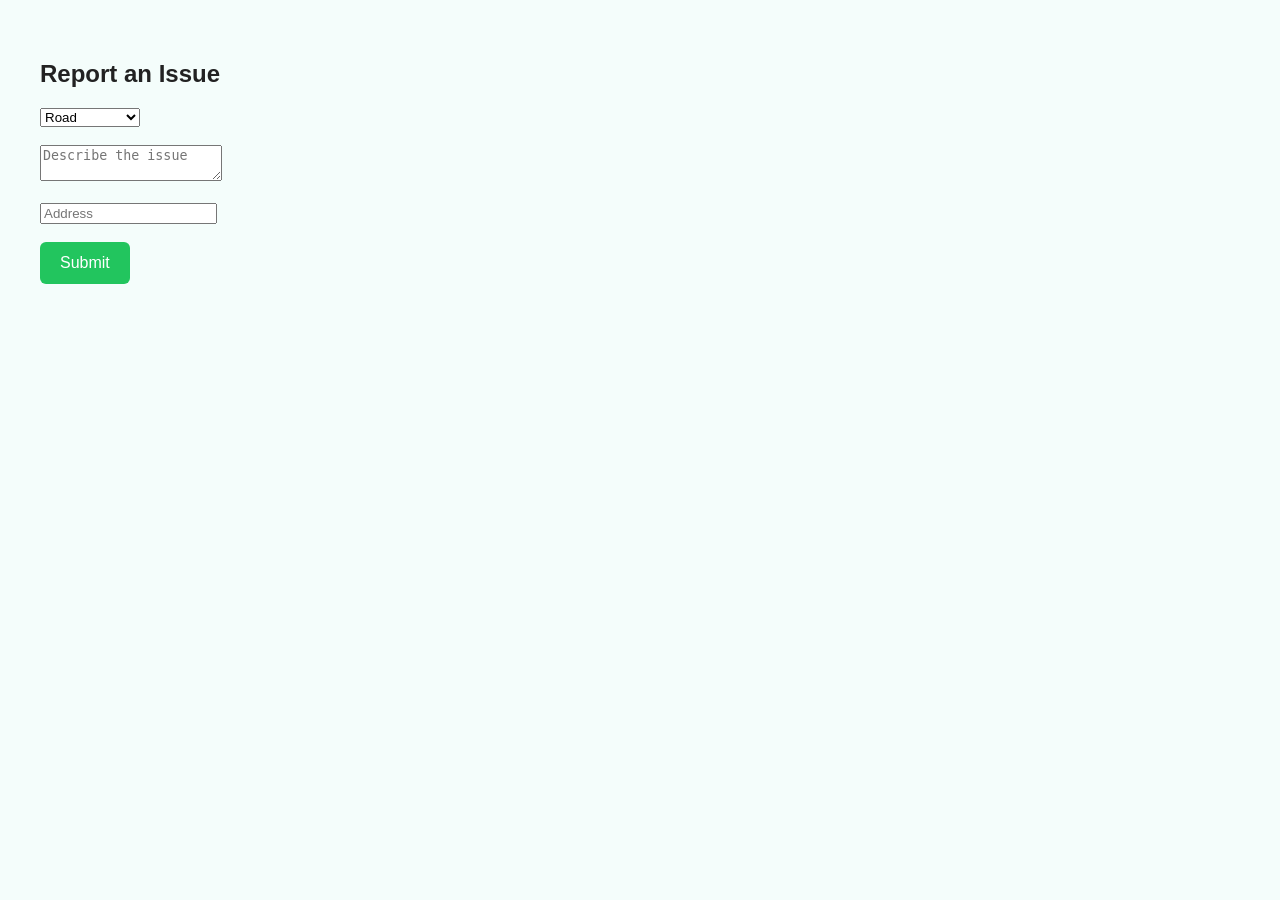
<file: frontend/report.html>
<!DOCTYPE html>
<html>
<head>
  <title>Report Issue</title>
  <link rel="stylesheet" href="css/style.css">
</head>
<body>

<section>
  <h2>Report an Issue</h2>
  <form id="reportForm">
    <select name="category" required>
      <option>Road</option>
      <option>Electricity</option>
      <option>Water</option>
      <option>Waste</option>
      <option>Public Safety</option>
    </select><br><br>

    <textarea name="description" placeholder="Describe the issue" required></textarea><br><br>
    <input type="text" name="address" placeholder="Address" required><br><br>
    <button type="submit">Submit</button>
  </form>
</section>

<script src="js/report.js"></script>
</body>
</html>
</file>
<file: frontend/css/style.css>
body {
  margin: 0;
  font-family: Arial, sans-serif;
  background: #f4fdfb;
  color: #222;
}

header {
  background: #0ea5a4;
  color: white;
  padding: 30px;
  text-align: center;
}

button {
  background: #22c55e;
  border: none;
  padding: 12px 20px;
  color: white;
  font-size: 16px;
  cursor: pointer;
  border-radius: 6px;
}

section {
  padding: 40px;
}

.icon-grid {
  display: grid;
  grid-template-columns: repeat(auto-fit, minmax(200px, 1fr));
  gap: 20px;
}

.card {
  background: white;
  padding: 20px;
  border-radius: 10px;
  box-shadow: 0 5px 15px rgba(0,0,0,0.08);
}

table {
  width: 100%;
  border-collapse: collapse;
}

th, td {
  padding: 10px;
  border-bottom: 1px solid #ddd;
}

.status {
  background: #3b82f6;
  color: white;
  padding: 5px 10px;
  border-radius: 5px;
}
</file>
